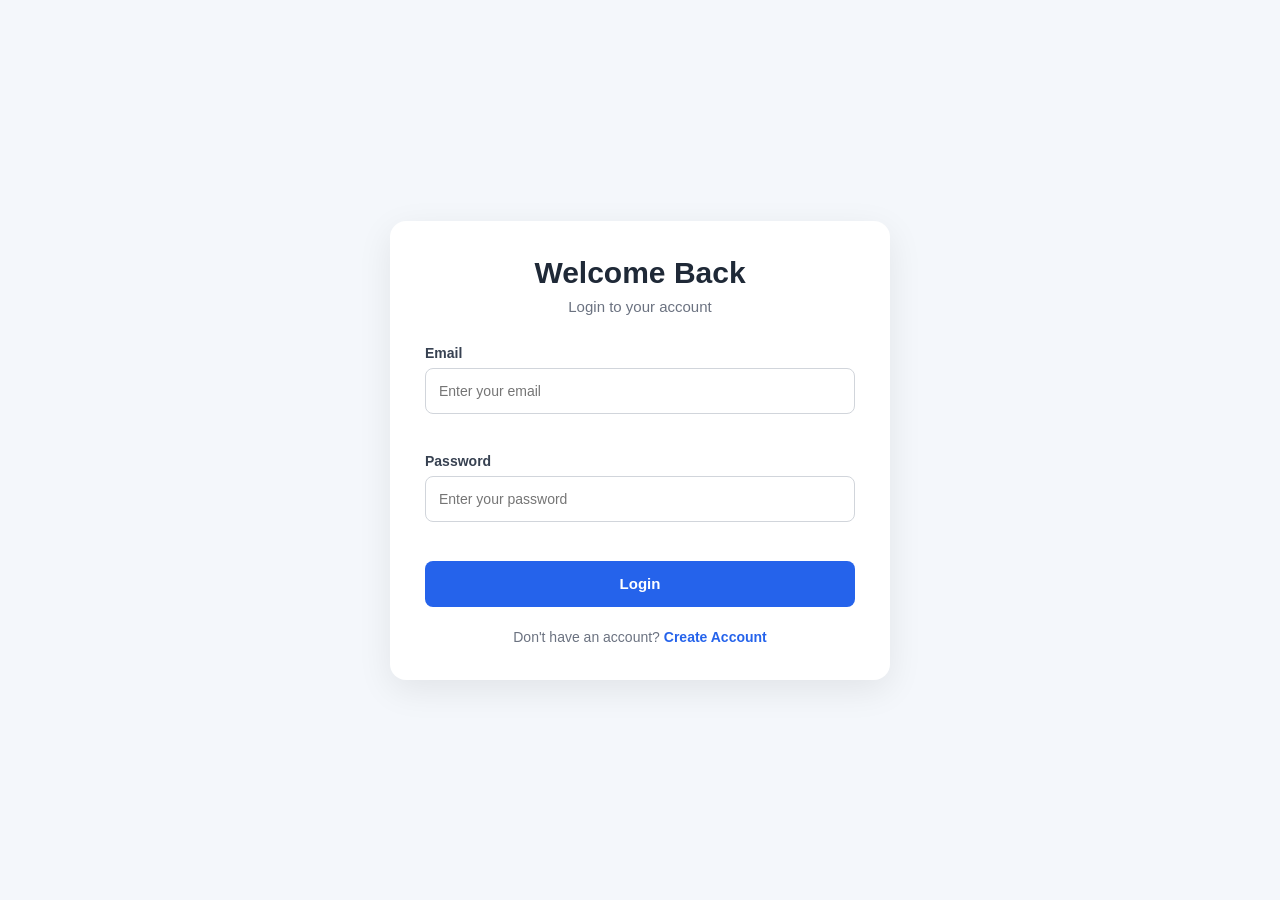
<file: index.html>
<!doctype html>

<html lang="en">
  <head>
    <meta charset="UTF-8" />

    <meta name="viewport" content="width=device-width, initial-scale=1.0" />

    <title>Login</title>

    <link rel="stylesheet" href="style.css" />
  </head>

  <body>

    <div class="auth-container">

      <div class="auth-card">

        <div class="auth-header">

          <h1>Welcome Back</h1>

          <p>Login to your account</p>

        </div>

        <form id="loginForm">

          <!-- Email -->

          <div class="form-group">

            <label for="email"> Email </label>

            <input type="email" id="email" placeholder="Enter your email" />

            <small id="erroremail" class="error"></small>

          </div>

          <!-- Password -->

          <div class="form-group">

            <label for="password"> Password </label>

            <input
              type="password"
              id="password"
              placeholder="Enter your password"
            />

            <small id="errorpassword" class="error"></small>

          </div>

          <!-- Login Button -->

          <button type="button" id="loginBtn">Login</button>

        </form>

        <div class="auth-footer">

          <p>
            Don't have an account?
            <a href="signup.html">Create Account</a>
          </p>

        </div>

      </div>
      
    </div>

    <script src="script.js"></script>
  </body>
</html>
</file>
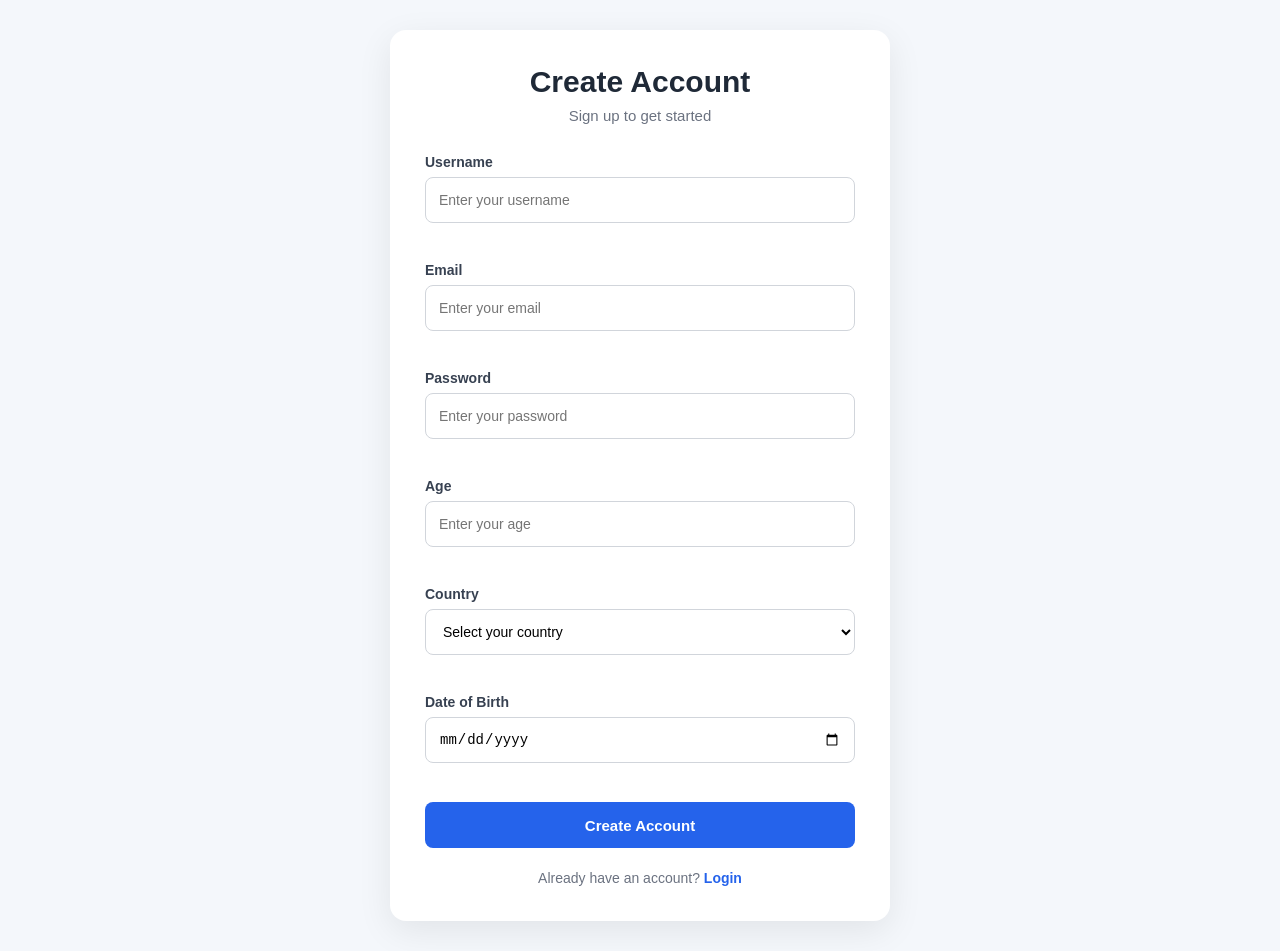
<file: signup.html>
<!DOCTYPE html>
<html lang="en">

<head>

    <meta charset="UTF-8">
    <meta name="viewport" content="width=device-width, initial-scale=1.0">
    <title>Sign Up</title>
    <link rel="stylesheet" href="style.css">
    
</head>

<body>

    <div class="auth-container">

    <div class="auth-card">

        <div class="auth-header">
            <h1>Create Account</h1>
            <p>Sign up to get started</p>
        </div>

        <form id="signupForm">

            <!-- Username -->
            <div class="form-group">
                <label for="name">Username</label>
                <input
                    type="text"
                    id="name"
                    placeholder="Enter your username"
                >
                <small id="errorname" class="error"></small>
            </div>

            <!-- Email -->
            <div class="form-group">
                <label for="email">Email</label>
                <input
                    type="email"
                    id="email"
                    placeholder="Enter your email"
                >
                <small id="erroremail" class="error"></small>
            </div>

            <!-- Password -->
            <div class="form-group">
                <label for="password">Password</label>
                <input
                    type="password"
                    id="password"
                    placeholder="Enter your password"
                >
                <small id="errorpassword" class="error"></small>
            </div>

            <!-- Age -->
            <div class="form-group">
                <label for="age">Age</label>
                <input
                    type="number"
                    id="age"
                    placeholder="Enter your age"
                    min="0"
                    max="200"
                >
                <small id="errorage" class="error"></small>
            </div>

            <!-- Country -->
            <div class="form-group">
                <label for="country">Country</label>

                <select id="country">

                    <option value="">Select your country</option>

                    <option value="Pakistan">
                        Pakistan
                    </option>

                    <option value="India">
                        India
                    </option>

                    <option value="China">
                        China
                    </option>

                    <option value="South Africa">
                        South Africa
                    </option>

                </select>

                <small id="errorcountry" class="error"></small>
            </div>

            <!-- Date of Birth -->
            <div class="form-group">
                <label for="dob">Date of Birth</label>

                <input
                    type="date"
                    id="dob"
                >

                <small id="errordob" class="error"></small>
            </div>

            <!-- Signup Button -->
            <button type="button" id="signBtn">
                Create Account
            </button>

        </form>

        <div class="auth-footer">
            <p>
                Already have an account?
                <a href="index.html">Login</a>
            </p>
        </div>

    </div>

    </div>

    <script src="signup.js"></script>

</body>

</html>
</file>
<file: style.css>
* {
  margin: 0;
  padding: 0;
  box-sizing: border-box;
}

body {
  font-family: Arial, sans-serif;
  background: #f4f7fb;
  min-height: 100vh;
}

/* Main container */

.auth-container {
  min-height: 100vh;
  display: flex;
  justify-content: center;
  align-items: center;
  padding: 30px 15px;
}

/* Signup card */

.auth-card {
  width: 100%;
  max-width: 500px;
  background: #ffffff;
  padding: 35px;
  border-radius: 16px;
  box-shadow: 0 10px 35px rgba(0, 0, 0, 0.08);
}

/* Header */

.auth-header {
  text-align: center;
  margin-bottom: 30px;
}

.auth-header h1 {
  font-size: 30px;
  color: #1f2937;
  margin-bottom: 8px;
}

.auth-header p {
  color: #6b7280;
  font-size: 15px;
}

/* Form */

.form-group {
  margin-bottom: 18px;
}

.form-group label {
  display: block;
  margin-bottom: 7px;
  color: #374151;
  font-size: 14px;
  font-weight: 600;
}

.form-group input,
.form-group select {
  width: 100%;
  height: 46px;
  padding: 0 13px;
  border: 1px solid #d1d5db;
  border-radius: 8px;
  outline: none;
  font-size: 14px;
  background: #ffffff;
  transition: 0.2s;
}

.form-group input:focus,
.form-group select:focus {
  border-color: #2563eb;
  box-shadow: 0 0 0 3px rgba(37, 99, 235, 0.08);
}

/* Error */

.error {
  display: block;
  min-height: 16px;
  margin-top: 5px;
  color: #dc2626;
  font-size: 12px;
}

/* Button */

#signBtn , #loginBtn {
  width: 100%;
  height: 46px;
  border: none;
  border-radius: 8px;
  background: #2563eb;
  color: #ffffff;
  font-size: 15px;
  font-weight: 600;
  cursor: pointer;
  transition: 0.2s;
}

#signBtn:hover , #loginBtn:hover  {
  background: #1d4ed8;
}

/* Footer */

.auth-footer {
  text-align: center;
  margin-top: 22px;
}

.auth-footer p {
  color: #6b7280;
  font-size: 14px;
}

.auth-footer a {
  color: #2563eb;
  text-decoration: none;
  font-weight: 600;
}

.auth-footer a:hover {
  text-decoration: underline;
}

/* Tablet */

@media (max-width: 600px) {
  .auth-container {
    padding: 20px 15px;
  }

  .auth-card {
    padding: 28px 22px;
  }

  .auth-header h1 {
    font-size: 26px;
  }
}

/* Mobile */

@media (max-width: 400px) {
  .auth-container {
    padding: 15px 10px;
  }

  .auth-card {
    padding: 24px 17px;
    border-radius: 12px;
  }

  .auth-header h1 {
    font-size: 23px;
  }

  .form-group input,
  .form-group select,
  #signBtn , #loginBtn {
    height: 44px;
  }
}



/* =========================
Dashboard
========================= */

.dashboard-container {
width: 100%;
max-width: 1100px;
margin: 0 auto;
padding: 30px 20px;
}

/* Header */

.dashboard-header {
display: flex;
justify-content: space-between;
align-items: center;
gap: 20px;
margin-bottom: 25px;
}

.dashboard-header h1 {
color: #1f2937;
font-size: 30px;
margin-bottom: 5px;
}

.dashboard-header p {
color: #6b7280;
font-size: 14px;
}

/* Logout */

#logoutBtn {
border: none;
padding: 11px 20px;
border-radius: 8px;
background: #dc2626;
color: white;
font-size: 14px;
font-weight: 600;
cursor: pointer;
transition: 0.2s;
}

#logoutBtn:hover {
background: #b91c1c;
}

/* Welcome */

.welcome-card {
background: #2563eb;
color: white;
padding: 30px;
border-radius: 14px;
margin-bottom: 30px;
}

.welcome-card h2 {
font-size: 25px;
margin-bottom: 8px;
}

.welcome-card p {
font-size: 14px;
opacity: 0.9;
}

/* User section */

.user-section {
background: white;
padding: 25px;
border-radius: 14px;
box-shadow: 0 8px 30px rgba(0, 0, 0, 0.06);
}

.user-section > h2 {
color: #1f2937;
font-size: 20px;
margin-bottom: 20px;
}

/* Information grid */

.user-grid {
display: grid;
grid-template-columns: repeat(2, 1fr);
gap: 16px;
}

/* Information card */

.info-card {
border: 1px solid #e5e7eb;
border-radius: 10px;
padding: 18px;
background: #f9fafb;
}

.info-label {
display: block;
color: #6b7280;
font-size: 13px;
margin-bottom: 7px;
}

.info-card h3 {
color: #1f2937;
font-size: 16px;
font-weight: 600;
word-break: break-word;
}

/* Tablet */

@media (max-width: 700px) {

.dashboard-container {
    padding: 25px 15px;
}

.dashboard-header h1 {
    font-size: 26px;
}

.welcome-card {
    padding: 25px;
}


}

/* Mobile */

@media (max-width: 500px) {

.dashboard-container {
    padding: 20px 12px;
}

.dashboard-header {
    align-items: flex-start;
}

.dashboard-header h1 {
    font-size: 23px;
}

#logoutBtn {
    padding: 9px 14px;
}

.welcome-card {
    padding: 22px;
}

.welcome-card h2 {
    font-size: 21px;
}

.user-section {
    padding: 18px;
}

.user-grid {
    grid-template-columns: 1fr;
}


}
</file>
